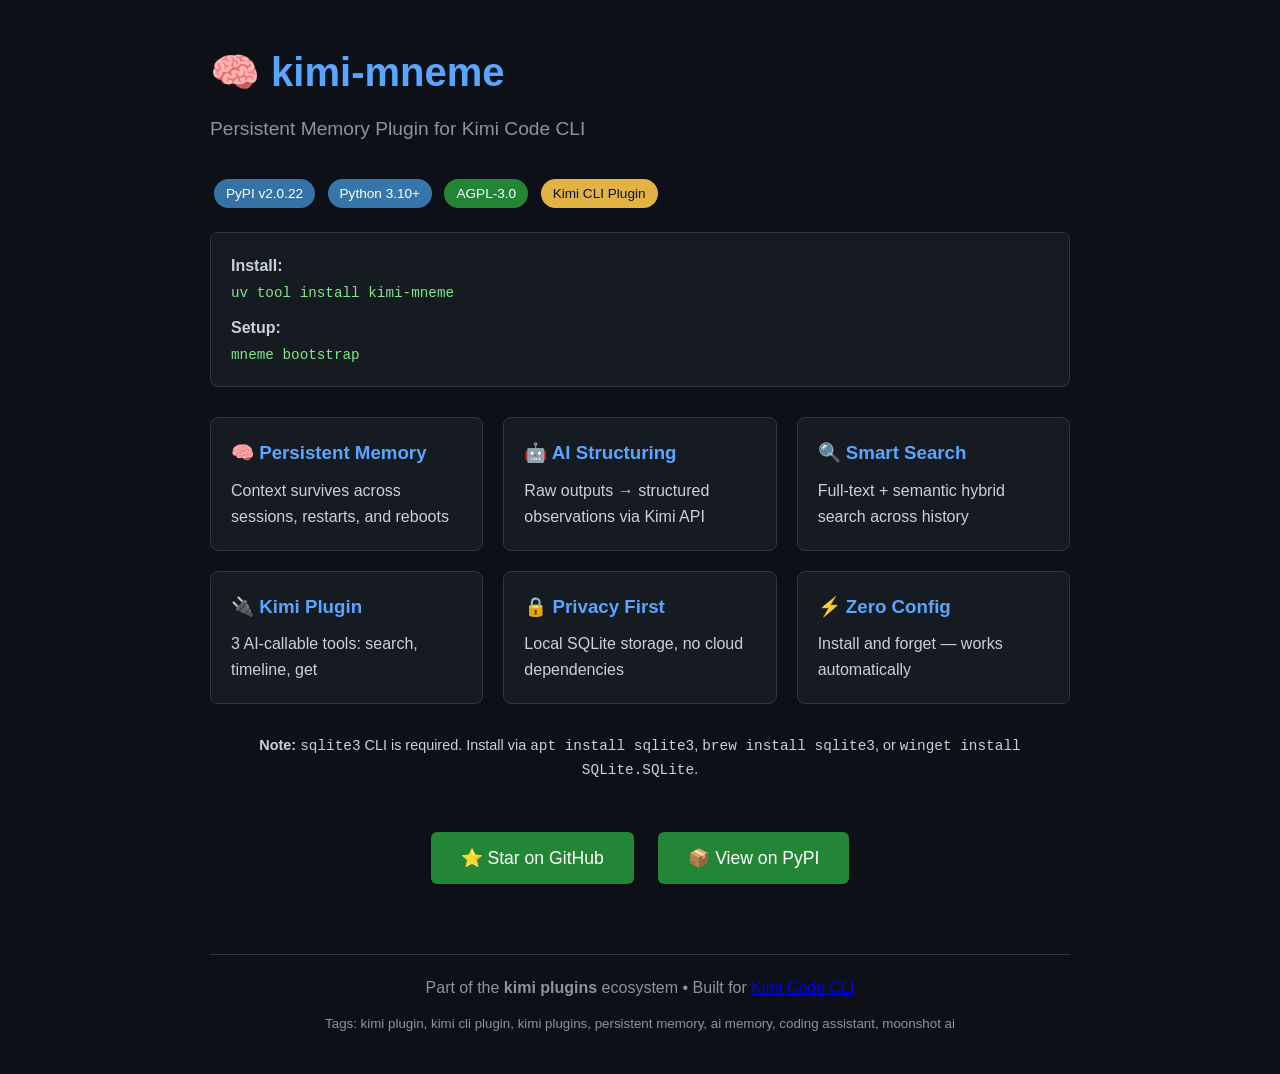
<file: docs/index.html>
<!DOCTYPE html>
<html lang="en">
<head>
    <meta charset="UTF-8">
    <meta name="viewport" content="width=device-width, initial-scale=1.0">
    <title>kimi-mneme — Persistent Memory Plugin for Kimi Code CLI</title>
    <meta name="description" content="kimi-mneme is a Kimi Code CLI plugin that adds persistent memory to your coding sessions. Search kimi plugins, kimi cli plugin, persistent memory.">
    <meta name="keywords" content="kimi plugin, kimi plugins, kimi cli plugin, kimi memory, persistent memory, ai memory, coding assistant, moonshot ai">
    <meta property="og:title" content="kimi-mneme — Persistent Memory Plugin for Kimi Code CLI">
    <meta property="og:description" content="Never lose track of your coding context. AI-powered persistent memory for Kimi CLI.">
    <meta property="og:url" content="https://barrelc.github.io/kimi-mneme">
    <style>
        * { margin: 0; padding: 0; box-sizing: border-box; }
        body {
            font-family: -apple-system, BlinkMacSystemFont, 'Segoe UI', Roboto, sans-serif;
            background: #0d1117;
            color: #c9d1d9;
            line-height: 1.6;
        }
        .container { max-width: 900px; margin: 0 auto; padding: 40px 20px; }
        h1 { color: #58a6ff; font-size: 2.5em; margin-bottom: 10px; }
        .subtitle { color: #8b949e; font-size: 1.2em; margin-bottom: 30px; }
        .badge { display: inline-block; padding: 4px 12px; border-radius: 20px; font-size: 0.85em; margin: 4px; }
        .badge-pypi { background: #3572a5; color: white; }
        .badge-python { background: #3776ab; color: white; }
        .badge-license { background: #238636; color: white; }
        .badge-kimi { background: #e3b341; color: #0d1117; }
        .install { background: #161b22; border: 1px solid #30363d; border-radius: 8px; padding: 20px; margin: 20px 0; }
        .install code { color: #7ee787; font-size: 1.1em; }
        .features { display: grid; grid-template-columns: repeat(auto-fit, minmax(250px, 1fr)); gap: 20px; margin: 30px 0; }
        .feature { background: #161b22; border: 1px solid #30363d; border-radius: 8px; padding: 20px; }
        .feature h3 { color: #58a6ff; margin-bottom: 10px; }
        .cta { text-align: center; margin: 40px 0; }
        .cta a {
            display: inline-block;
            background: #238636;
            color: white;
            padding: 12px 30px;
            border-radius: 6px;
            text-decoration: none;
            font-size: 1.1em;
            margin: 10px;
        }
        .cta a:hover { background: #2ea043; }
        footer { text-align: center; color: #8b949e; margin-top: 60px; padding-top: 20px; border-top: 1px solid #30363d; }
    </style>
</head>
<body>
    <div class="container">
        <h1>🧠 kimi-mneme</h1>
        <p class="subtitle">Persistent Memory Plugin for Kimi Code CLI</p>
        
        <div>
            <span class="badge badge-pypi">PyPI v<!-- VERSION -->2.0.22<!-- /VERSION --></span>
            <span class="badge badge-python">Python 3.10+</span>
            <span class="badge badge-license">AGPL-3.0</span>
            <span class="badge badge-kimi">Kimi CLI Plugin</span>
        </div>

        <div class="install">
            <p><strong>Install:</strong></p>
            <code>uv tool install kimi-mneme</code>
            <p style="margin-top:10px"><strong>Setup:</strong></p>
            <code>mneme bootstrap</code>
        </div>

        <div class="features">
            <div class="feature">
                <h3>🧠 Persistent Memory</h3>
                <p>Context survives across sessions, restarts, and reboots</p>
            </div>
            <div class="feature">
                <h3>🤖 AI Structuring</h3>
                <p>Raw outputs → structured observations via Kimi API</p>
            </div>
            <div class="feature">
                <h3>🔍 Smart Search</h3>
                <p>Full-text + semantic hybrid search across history</p>
            </div>
            <div class="feature">
                <h3>🔌 Kimi Plugin</h3>
                <p>3 AI-callable tools: search, timeline, get</p>
            </div>
            <div class="feature">
                <h3>🔒 Privacy First</h3>
                <p>Local SQLite storage, no cloud dependencies</p>
            </div>
            <div class="feature">
                <h3>⚡ Zero Config</h3>
                <p>Install and forget — works automatically</p>
            </div>
        </div>

        <p style="text-align:center; color: var(--muted); font-size: 0.9rem; margin-bottom: 1rem;">
            <strong>Note:</strong> <code>sqlite3</code> CLI is required. Install via <code>apt install sqlite3</code>, <code>brew install sqlite3</code>, or <code>winget install SQLite.SQLite</code>.
        </p>

        <div class="cta">
            <a href="https://github.com/barrelc/kimi-mneme">⭐ Star on GitHub</a>
            <a href="https://pypi.org/project/kimi-mneme/">📦 View on PyPI</a>
        </div>

        <footer>
            <p>Part of the <strong>kimi plugins</strong> ecosystem • Built for <a href="https://moonshotai.github.io/kimi-cli/">Kimi Code CLI</a></p>
            <p style="margin-top:10px">
                <small>Tags: kimi plugin, kimi cli plugin, kimi plugins, persistent memory, ai memory, coding assistant, moonshot ai</small>
            </p>
        </footer>
    </div>
</body>
</html>
</file>
